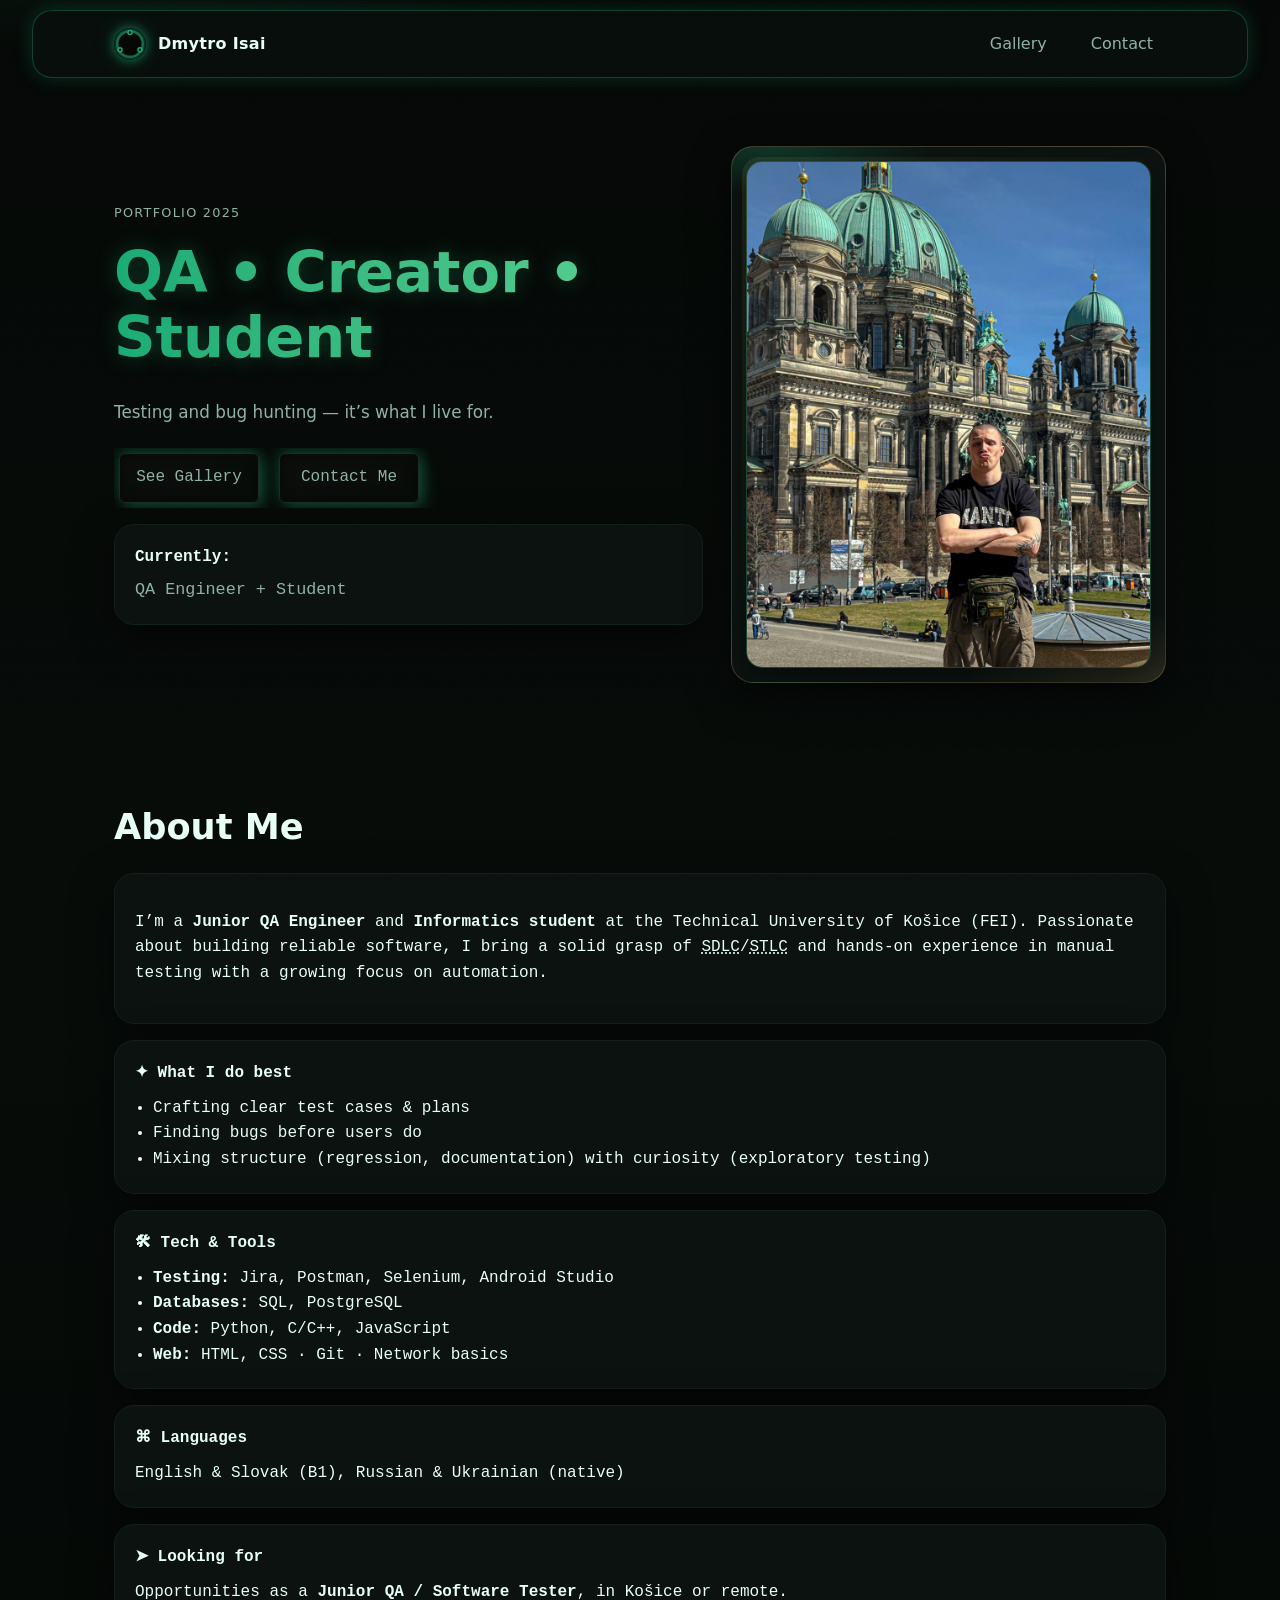
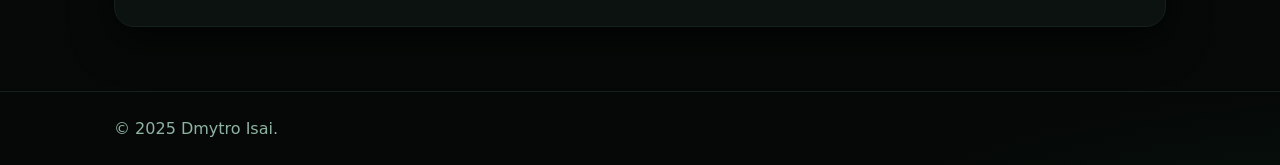
<file: Site/index.html>
<!doctype html>
<html lang="en">

<head>
  <meta charset="utf-8"/>
  <meta name="viewport" content="width=device-width,initial-scale=1"/>
  <title>Dmytro Isai — Portfolio</title>

  <link rel="stylesheet" href="style.css">

</head>
<body>
  
  <!-- Loader -->
  <div id="loader" role="status" aria-label="Loading">
    <div class="loader-box"><div class="logo-ring"></div><div class="loader-text">Initializing session…</div></div>
  </div>


  <!-- Matrix -->
  <div class="matrix" aria-hidden="true">
    <span class="stream" style="--x:2; --dur:11s; --del:-2s">ﾊｶﾈ7ｱ9ﾂ1ｵ<em>ｷ</em>8ﾒ3ｼ5ｶ7ｿ1ﾈ0ﾂ8ｺ6ｱ4ﾐ7ｸ3ﾒ5ﾂ1ﾘ8ﾑ4ﾂ3ｱ6ﾎ2ﾐ8ﾅ5ﾓ1</span>
    <span class="stream" style="--x:7; --dur:12.5s; --del:-4s">7F1C<em>A</em>0E9B3D4A7E2F5C8A1D0B6E3F2C5A7E1D9C3A6F8B2D1</span>
    <span class="stream" style="--x:12; --dur:10.5s; --del:-1.2s">ﾐ9ﾇ3ﾓ2ﾊ8<em>ﾈ</em>1ﾂ9ｵ4ﾇ6ﾊ7ﾒ4ﾓ2ﾕ5ﾗ9ﾒ3ﾊ1ｿ7ﾊ4ﾈ8</span>
    <span class="stream" style="--x:17; --dur:13.5s; --del:-3s">1011<em>01</em>0010110100101101001011010010</span>
    <span class="stream" style="--x:22; --dur:12.2s; --del:-5s">QA•TEST<em>OK</em>•FLOW•E2E•A11Y•SQL•GIT•POSTMAN•SELENIUM</span>
    <span class="stream" style="--x:28; --dur:11.8s; --del:-6.2s">ｶ3ﾒ4ｿ1ﾊ6ﾈ2<em>ｷ</em>9ﾕ4ﾗ7ﾒ2ﾓ8ﾊ3ﾇ1ﾓ9ｵ3ﾒ4ﾊ6ﾗ8</span>
    <span class="stream" style="--x:33; --dur:14.2s; --del:-2.6s">FEA1B3<em>C9</em>D4E2A7F5C6B8A1D0E9C3A6</span>
    <span class="stream" style="--x:38; --dur:10.8s; --del:-1.8s">01001<em>1</em>0011010010110100101101</span>
    <span class="stream" style="--x:44; --dur:12.8s; --del:-3.8s">ｶﾞﾗ<em>ﾒ</em>ﾕﾑﾓﾈﾂﾊｿｵﾇﾐﾆﾁｻｷ</span>
    <span class="stream" style="--x:50; --dur:11.6s; --del:-4.6s">DMYTRO<em>QA</em>•KOSICE•FEI•PY•JS•C++•SQL</span>
    <span class="stream" style="--x:56; --dur:13.4s; --del:-5.4s">ｵ5ﾇ1ﾊ8<em>ﾂ</em>4ﾒ9ﾓ2ｿ6ﾊ3ﾗ8ﾒ1ﾈ7</span>
    <span class="stream" style="--x:62; --dur:12.6s; --del:-2.4s">110010<em>10</em>011001010011</span>
    <span class="stream" style="--x:68; --dur:11.2s; --del:-6.6s"><em>QA</em>•BUG•CASE•PLAN•RUN•ASSERT•TRACE</span>
    <span class="stream" style="--x:74; --dur:14.6s; --del:-1.4s">ﾊ3ﾒ9ﾇ2ﾗ6<em>ﾈ</em>5ﾕ8ﾓ1ｵ4ﾊ7ﾒ2ﾇ9</span>
    <span class="stream" style="--x:80; --dur:12.1s; --del:-4.1s">7E2F<em>4A</em>5C8A1D0B6E3F2</span>
    <span class="stream" style="--x:86; --dur:11.9s; --del:-3.3s"><em>POST</em>•GET•200•401•JSON•SCHEMA</span>
    <span class="stream" style="--x:92; --dur:13.1s; --del:-5.9s">ｻ5ｷ2ﾔ8<em>ﾓ</em>7ﾕ3ﾒ6ﾊ1ｵ9</span>
    <span class="stream" style="--x:97; --dur:10.9s; --del:-2.9s">0101<em>01</em>00101101001</span>
  </div>


  <!-- Header -->
  <header class="header">
    <div class="container">
      <nav class="nav">
        <a class="brand" href="index.html">
          <svg class="brand-logo" viewBox="0 0 256 256" aria-hidden="true">
            <circle cx="128" cy="128" r="124" fill="currentColor" opacity=".25"/>
            <circle cx="128" cy="128" r="112" fill="currentColor" opacity=".45"/>
            <circle cx="128" cy="128" r="92" fill="var(--bg)"/>
            <g fill="currentColor">
              <circle cx="128" cy="36" r="22"/>
              <circle cx="128" cy="36" r="10" fill="var(--bg)"/>
              <circle cx="48.4" cy="174" r="22"/>
              <circle cx="48.4" cy="174" r="10" fill="var(--bg)"/>
              <circle cx="207.6" cy="174" r="22"/>
              <circle cx="207.6" cy="174" r="10" fill="var(--bg)"/>
            </g>
            <circle cx="128" cy="128" r="108" fill="none" stroke="currentColor" stroke-width="3" opacity=".35"/>
          </svg>
          <span>Dmytro Isai</span>
        </a>
        <label class="nav-btn" for="nav-toggle" aria-label="Toggle menu"><span></span></label>
        <input type="checkbox" id="nav-toggle" hidden>
        <div class="menu">
          <a href="pages/gallery.html">Gallery</a>
          <a href="pages/contact.html">Contact</a>
        </div>
      </nav>
    </div>
  </header>


  <!-- Main -->
  <main id="top">
    <section class="hero">
      <div class="container">
        <div class="grid">
          <div>
            <div class="kicker">Portfolio 2025</div>
            <h1 class="h1">QA • Creator • Student</h1>
            <p class="lead">Testing and bug hunting — it’s what I live for.</p>
            <div class="btns">
              <a class="btn" href="pages/gallery.html">See Gallery</a>
              <a class="btn" href="pages/contact.html">Contact Me</a>
            </div>
            <div class="hero-card" style="margin-top:16px">
              <strong>Currently:</strong>
              <p class="lead" style="margin:.4em 0 0">QA Engineer + Student</p>
            </div>
          </div>
          <div class="photo-wrap" aria-label="My photo">
            <img class="photo" src="pages/photo/pic2.jpg" alt="My photo">
          </div>
        </div>
      </div>
    </section>


    <!-- About-->
    <section id="about" class="section">
      <div class="container">
        <h2>About Me</h2>
    
        <div class="hero-card" style="margin-top:16px">
          <p>
            I’m a <strong>Junior QA Engineer</strong> and <strong>Informatics student</strong> at the 
            Technical University of Košice (FEI). Passionate about building reliable software, 
            I bring a solid grasp of <abbr title="Software Development Life Cycle">SDLC</abbr>/<abbr title="Software Testing Life Cycle">STLC</abbr> 
            and hands-on experience in manual testing with a growing focus on automation.
          </p>
        </div>

        <div class="hero-card" style="margin-top:16px">
          <strong>✦ What I do best</strong>
          <ul style="margin:.6em 0 0; padding-left:18px">
            <li>Crafting clear test cases &amp; plans</li>
            <li>Finding bugs before users do</li>
            <li>Mixing structure (regression, documentation) with curiosity (exploratory testing)</li>
          </ul>
        </div>

        <div class="hero-card" style="margin-top:16px">
          <strong>🛠 Tech &amp; Tools</strong>
          <ul style="margin:.6em 0 0; padding-left:18px">
            <li><b>Testing:</b> Jira, Postman, Selenium, Android Studio</li>
            <li><b>Databases:</b> SQL, PostgreSQL</li>
            <li><b>Code:</b> Python, C/C++, JavaScript</li>
            <li><b>Web:</b> HTML, CSS · Git · Network basics</li>
          </ul>
        </div>

        <div class="hero-card" style="margin-top:16px">
         <strong>⌘ Languages</strong>
          <p style="margin:.6em 0 0">English &amp; Slovak (B1), Russian &amp; Ukrainian (native)</p>
        </div>

        <div class="hero-card" style="margin-top:16px">
          <strong>➤ Looking for</strong>
          <p style="margin:.6em 0 0">Opportunities as a <b>Junior QA / Software Tester</b>, in Košice or remote.</p>
        </div>

      </div>
    </section>

  </main>
  <footer class="footer"><div class="container">© 2025 Dmytro Isai.</div></footer>

</body>
</html>
</file>
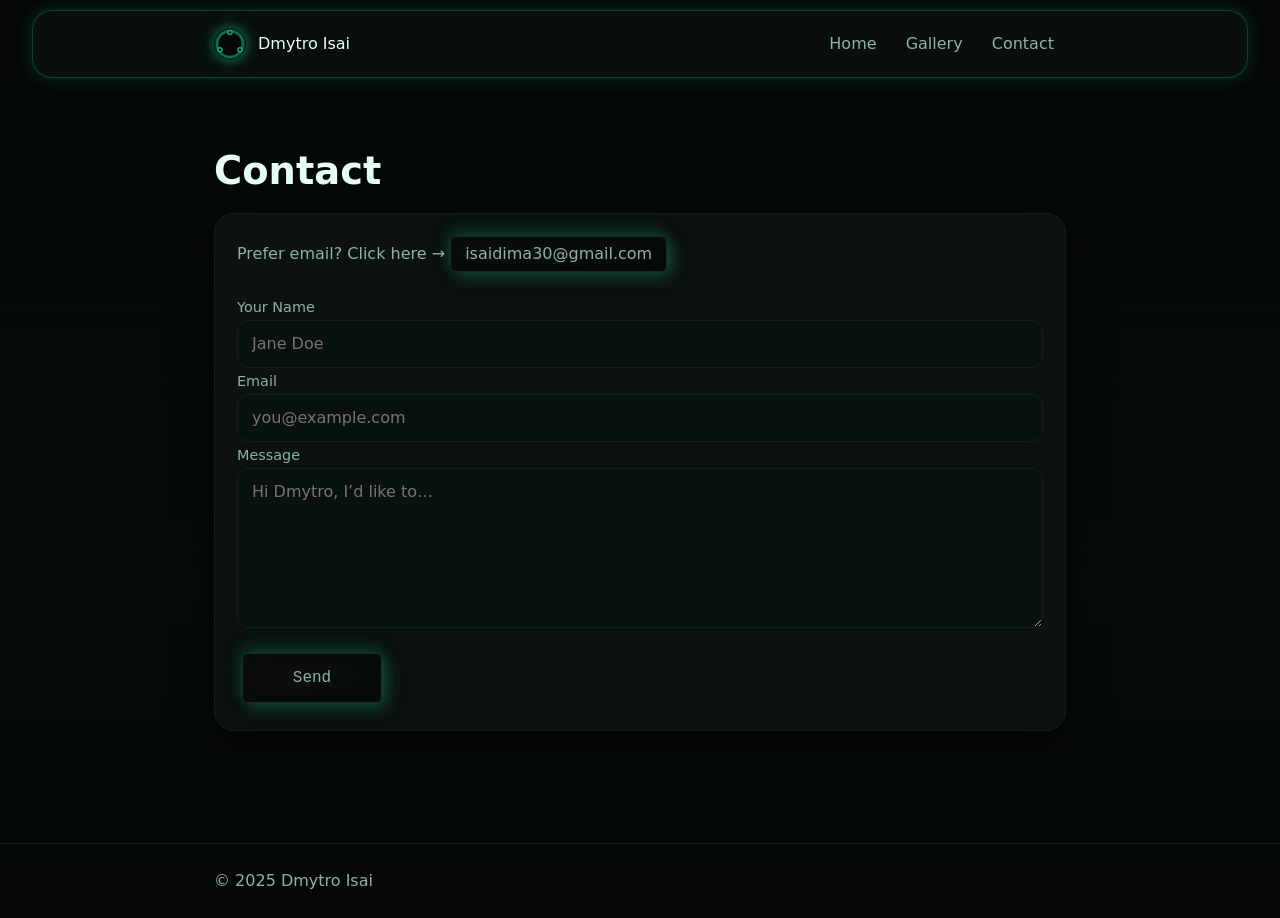
<file: Site/pages/contact.html>
<!doctype html>
<html lang="en">

<head>
  <meta charset="utf-8" />
  <meta name="viewport" content="width=device-width,initial-scale=1" />
  <title>Contact — Dmytro Isai</title>
  <style>
    :root{--bg:#050806;--bg-elev:#0a100d;--text:#e7fff5;--muted:#8fb3a3;--emerald:#19a873;--jade:#2bd899;--stroke:#13211a;--card:#0b120f;--shadow:0 14px 40px rgba(0,0,0,.55);--radius:20px;--mono:ui-monospace,SFMono-Regular,Menlo,Consolas,monospace;--sans:system-ui,-apple-system,Segoe UI,Roboto,Inter,Arial;}
    body{margin:0;color:var(--text);font:500 16px/1.6 var(--sans);background:linear-gradient(180deg,#050806 0%,#070c09 65%,#050806 100%)}
    body::after{content:"";position:fixed;inset:0;pointer-events:none;opacity:.06;background-image:repeating-linear-gradient(0deg,rgba(0,0,0,0) 0 2px,rgba(0,0,0,.4) 3px 3px)}
    *{box-sizing:border-box} html,body{height:100%} html{scroll-behavior:smooth}
    .header{position:sticky;top:10px;margin:0 auto;width:95%;border-radius:20px;backdrop-filter:blur(12px);background:rgba(10,16,13,.85);border:1px solid rgba(25,168,115,.35);box-shadow:0 0 18px rgba(25,168,115,.25);z-index:1000}
    .container{max-width:900px;margin:0 auto;padding:0 24px}
    .nav{display:flex;align-items:center;justify-content:space-between;height:66px}
    .brand{display:flex;align-items:center;gap:12px;text-decoration:none;color:var(--text)}
    .brand-logo{width:32px;height:32px;border-radius:50%;color:var(--emerald);box-shadow:0 0 10px rgba(25,168,115,.6),0 0 20px rgba(25,168,115,.35)}
    .menu a{color:var(--muted);text-decoration:none;padding:8px 12px;border-radius:10px}
    .menu a:hover{color:var(--text);background:var(--bg-elev);border:1px solid var(--stroke)}
    
    .btn, a.btn, button.btn{
      display:inline-flex; align-items:center; justify-content:center;
      height:50px; padding:0 16px; margin:5px; min-width:140px;
      font-family:Consolas,"Courier New",monospace; font-size:16px;
      color:var(--muted); text-decoration:none; cursor:pointer; transition:500ms;
      background:linear-gradient(145deg,#0d0f0d,#080c09); border:1px solid #1e2a25; border-radius:6px;
      box-shadow:-1px -5px 15px rgba(25,168,115,.25),5px 5px 15px rgba(43,216,153,.25),inset 5px 5px 10px #080c09,inset -5px -5px 10px #080c09;
    }
    .btn:hover{color:var(--text);box-shadow:0 0 14px rgba(25,168,115,.6),0 0 28px rgba(43,216,153,.4)}
    .btn:active{color:var(--text);transition:100ms;box-shadow:0 0 18px rgba(25,168,115,.8),0 0 36px rgba(43,216,153,.5)}
    .btn-email{display:inline-flex;align-items:center;justify-content:center;padding:8px 14px;min-height:36px;height:auto;min-width:unset;line-height:1;vertical-align:middle;color:var(--muted);text-decoration:none;cursor:pointer;transition:500ms;background:linear-gradient(145deg,#0d0f0d,#080c09);border:1px solid #1e2a25;border-radius:6px;box-shadow:-1px -5px 15px rgba(25,168,115,.25),5px 5px 15px rgba(43,216,153,.25),inset 5px 5px 10px #080c09,inset -5px -5px 10px #080c09}
    .btn-email:hover{color:var(--text);box-shadow:0 0 14px rgba(25,168,115,.6),0 0 28px rgba(43,216,153,.4)}

    .section{padding:72px 0}
    h1{font-size:clamp(1.8rem,4vw,2.4rem);margin:0 0 12px}
    .card{border:1px solid var(--stroke);background:var(--card);border-radius:var(--radius);box-shadow:var(--shadow);padding:22px}
    .row{display:grid;gap:14px}
    label{color:var(--muted);font-size:.9rem}
    input,textarea{width:100%;padding:12px 14px;border-radius:12px;border:1px solid var(--stroke);background:#0a120f;color:var(--text);font:500 16px/1.4 var(--sans)}
    input:focus,textarea:focus{outline:2px solid var(--emerald);outline-offset:2px}
    .footer{padding:24px 0;border-top:1px solid var(--stroke);color:var(--muted);margin-top:40px}
  </style>
</head>
<body>

  <!-- Header -->
  <header class="header">
    <div class="container">
      <nav class="nav">
        <a class="brand" href="../index.html">
          <svg class="brand-logo" viewBox="0 0 256 256" aria-hidden="true">
            <circle cx="128" cy="128" r="124" fill="currentColor" opacity=".25"/>
            <circle cx="128" cy="128" r="112" fill="currentColor" opacity=".45"/>
            <circle cx="128" cy="128" r="92" fill="var(--bg)"/>
            <g fill="currentColor">
              <circle cx="128" cy="36" r="22"/>
              <circle cx="128" cy="36" r="10" fill="var(--bg)"/>
              <circle cx="48.4" cy="174" r="22"/>
              <circle cx="48.4" cy="174" r="10" fill="var(--bg)"/>
              <circle cx="207.6" cy="174" r="22"/>
              <circle cx="207.6" cy="174" r="10" fill="var(--bg)"/>
            </g>
            <circle cx="128" cy="128" r="108" fill="none" stroke="currentColor" stroke-width="3" opacity=".35"/>
          </svg>
          <span>Dmytro Isai</span>
        </a>
        <label class="nav-btn" for="nav-toggle" aria-label="Toggle menu"><span></span></label>
        <input type="checkbox" id="nav-toggle" hidden>
        <div class="menu">
          <a href="../index.html">Home</a>
          <a href="../pages/gallery.html">Gallery</a>
          <a href="../pages/contact.html">Contact</a>
        </div>
      </nav>
    </div>
  </header>

  <!-- Contact -->
  <main>
    <section class="section">
      <div class="container">
        <h1>Contact</h1>
        <div class="card">
          <div class="row">
            <p style="margin:0 0 8px;color:var(--muted)">Prefer email? Click here → <a class="btn-email" href="mailto:isaidima30@gmail.com">isaidima30@gmail.com</a></p>
            <form action="mailto:isaidima30@gmail.com" method="post" enctype="text/plain">
              <label for="name">Your Name</label>
              <input id="name" name="Name" placeholder="Jane Doe" required>
              <label for="email">Email</label>
              <input id="email" name="Email" type="email" placeholder="you@example.com" required>
              <label for="msg">Message</label>
              <textarea id="msg" name="Message" rows="6" placeholder="Hi Dmytro, I’d like to…"></textarea>
              <div style="margin-top:12px"><button class="btn" type="submit">Send</button></div>
            </form>
          </div>
        </div>
      </div>
    </section>
  </main>

  <footer class="footer"><div class="container">© 2025 Dmytro Isai</div></footer>
</body>
</html>
</file>
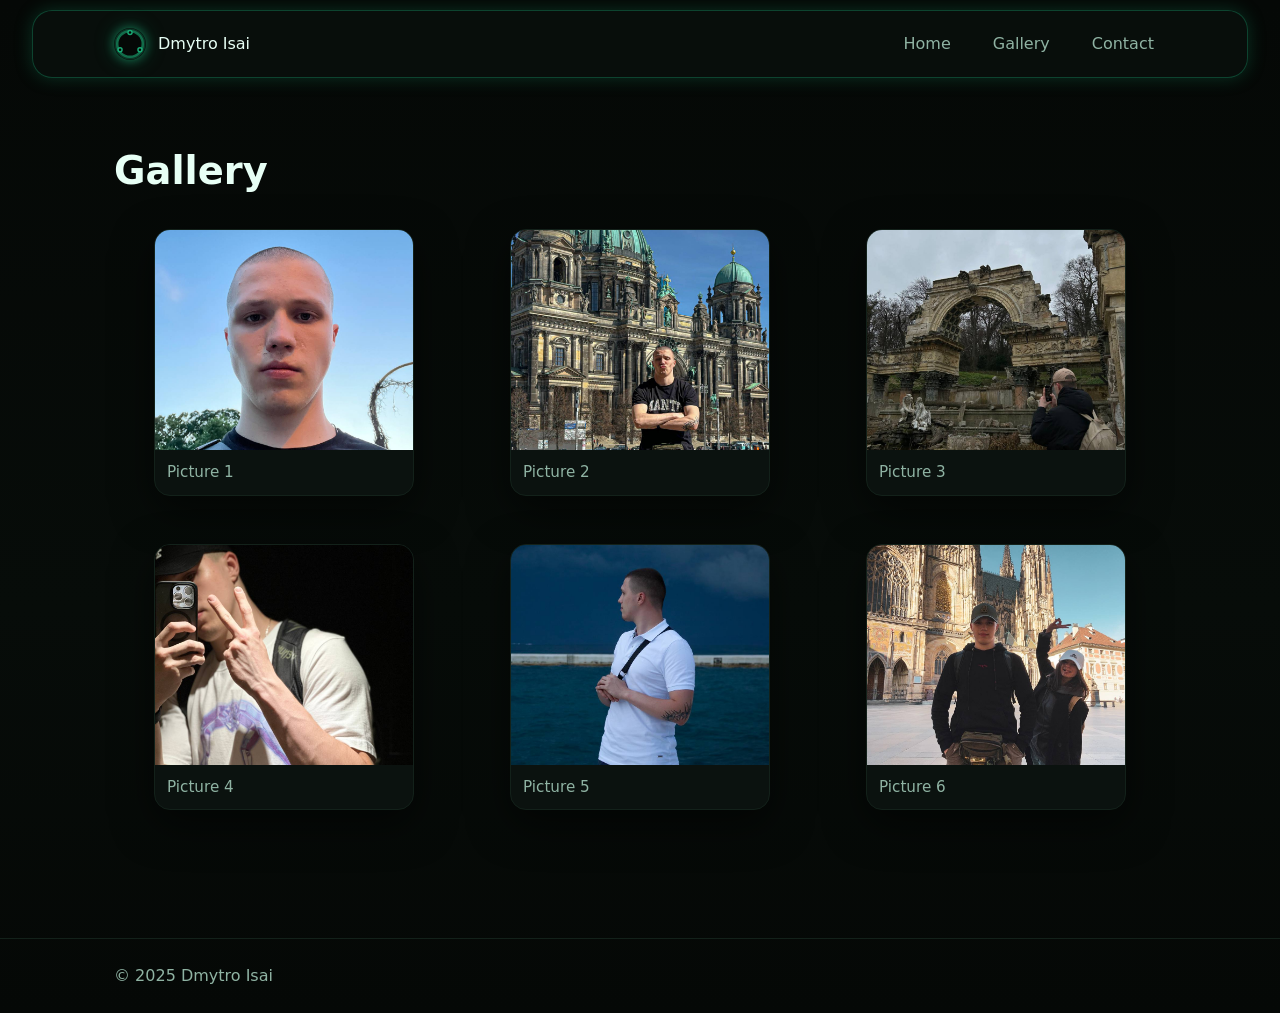
<file: Site/pages/gallery.html>
<!doctype html>
<html lang="en">
<head>
  <meta charset="utf-8"/>
  <meta name="viewport" content="width=device-width,initial-scale=1"/>
  <title>Gallery — Dmytro Isai</title>
  <style>
    :root{--bg:#050806;--bg-elev:#0a100d;--text:#e7fff5;--muted:#8fb3a3;--emerald:#19a873;--jade:#2bd899;--gold:#d7b676;--stroke:#13211a;--card:#0b120f;--shadow:0 14px 40px rgba(0,0,0,.55);--radius:20px;--sans:system-ui,-apple-system,Segoe UI,Roboto,Inter,Arial}
    *{box-sizing:border-box} html,body{min-height:100%}
    body{margin:0;color:var(--text);font:500 16px/1.6 var(--sans);background:linear-gradient(180deg,#050806 0%,#070c09 60%,#050806 100%)}
    .header{position:sticky;top:10px;margin:0 auto;width:95%;border-radius:20px;backdrop-filter:blur(12px);background:rgba(10,16,13,.85);border:1px solid rgba(25,168,115,.35);box-shadow:0 0 18px rgba(25,168,115,.25);z-index:1000}
    .container{max-width:1100px;margin:0 auto;padding:0 24px}
    .nav{display:flex;align-items:center;justify-content:space-between;height:66px}
    .brand{display:flex;align-items:center;gap:12px;text-decoration:none;color:var(--text)}
    .brand-logo{width:32px;height:32px;border-radius:50%;color:var(--emerald);box-shadow:0 0 10px rgba(25,168,115,.6),0 0 20px rgba(25,168,115,.35)}
    .menu{display:flex;gap:18px}
    .menu a{color:var(--muted);text-decoration:none;padding:8px 12px;border-radius:10px}
    .menu a:hover{color:var(--text);background:var(--bg-elev);border:1px solid var(--stroke)}
    .menu a.active{color:var(--text);border:1px solid rgba(25,168,115,.35);background:rgba(25,168,115,.06)}
    .section{padding:72px 0}
    h1{font-size:clamp(1.8rem,4vw,2.4rem);margin:0 0 12px}
    .grid{display:grid;gap:16px;grid-template-columns:repeat(12,1fr)}
    .card{grid-column:span 4;border:1px solid var(--stroke);border-radius:16px;background:var(--card);box-shadow:var(--shadow);overflow:hidden}
    .card img{display:block;width:100%;height:220px;object-fit:cover;transition:transform .35s ease}
    .card:hover img{transform:scale(1.03)}
    .card p{margin:10px 12px;color:var(--muted);font-size:.95rem}
    @media(max-width:900px){.card{grid-column:span 6}}
    @media(max-width:640px){.card{grid-column:span 12}}
    .footer{padding:24px 0;border-top:1px solid var(--stroke);color:var(--muted);margin-top:40px}
  </style>
</head>
<body>

  <!-- Header -->
  <header class="header">
    <div class="container">
      <nav class="nav">
        <a class="brand" href="../index.html">
          <svg class="brand-logo" viewBox="0 0 256 256" aria-hidden="true">
            <circle cx="128" cy="128" r="124" fill="currentColor" opacity=".25"/>
            <circle cx="128" cy="128" r="112" fill="currentColor" opacity=".45"/>
            <circle cx="128" cy="128" r="92" fill="var(--bg)"/>
            <g fill="currentColor">
              <circle cx="128" cy="36" r="22"/>
              <circle cx="128" cy="36" r="10" fill="var(--bg)"/>
              <circle cx="48.4" cy="174" r="22"/>
              <circle cx="48.4" cy="174" r="10" fill="var(--bg)"/>
              <circle cx="207.6" cy="174" r="22"/>
              <circle cx="207.6" cy="174" r="10" fill="var(--bg)"/>
            </g>
            <circle cx="128" cy="128" r="108" fill="none" stroke="currentColor" stroke-width="3" opacity=".35"/>
          </svg>
          <span>Dmytro Isai</span>
        </a>
        <label class="nav-btn" for="nav-toggle" aria-label="Toggle menu"><span></span></label>
        <input type="checkbox" id="nav-toggle" hidden>
        <div class="menu">
          <a href="../index.html">Home</a>
          <a href="../pages/gallery.html">Gallery</a>
          <a href="../pages/contact.html">Contact</a>
        </div>
      </nav>
    </div>
  </header>

  <!-- Gallery -->
  <main>
    <section class="section">
      <div class="container">
        <h1>Gallery</h1>
        <div class="grid">
          <figure class="card"><img src="../pages/photo/pic1.jpg" alt="Picture 1"><p>Picture 1</p></figure>
          <figure class="card"><img src="../pages/photo/pic2.jpg" alt="Picture 2"><p>Picture 2</p></figure>
          <figure class="card"><img src="../pages/photo/pic3.jpg" alt="Picture 3"><p>Picture 3</p></figure>
          <figure class="card"><img src="../pages/photo/pic4.jpg" alt="Picture 4"><p>Picture 4</p></figure>
          <figure class="card"><img src="../pages/photo/pic5.jpg" alt="Picture 5"><p>Picture 5</p></figure>
          <figure class="card"><img src="../pages/photo/pic6.jpg" alt="Picture 6"><p>Picture 6</p></figure>
        </div>
      </div>
    </section>
  </main>

  <footer class="footer"><div class="container">© 2025 Dmytro Isai</div></footer>
</body>
</html>
</file>
<file: Site/style.css>
:root{--bg:#050806;--bg-elev:#0a100d;--text:#e7fff5;--muted:#8fb3a3;--emerald:#19a873;--jade:#2bd899;--gold:#d7b676;--stroke:#13211a;--card:#0b120f;--shadow:0 14px 40px rgba(0,0,0,.55);--radius:20px;--mono:ui-monospace,SFMono-Regular,Menlo,Consolas,"Liberation Mono",monospace;--sans:system-ui,-apple-system,Segoe UI,Roboto,Inter,Arial,"Noto Sans";}
    *{box-sizing:border-box} html,body{min-height:100%} html{scroll-behavior:smooth}
    body{margin:0;color:var(--text);font:500 16px/1.6 var(--sans);background:
    radial-gradient(1100px 360px at 8% -6%, rgba(43,216,153,.10), transparent 45%),
    radial-gradient(1200px 360px at 110% 106%, rgba(25,168,115,.10), transparent 50%),
    linear-gradient(180deg,#050806 0%,#070c09 55%,#050806 100%);}
    body::before,body::after{content:"";position:fixed;inset:0;pointer-events:none;z-index:1}
    body::before{opacity:.05;mix-blend-mode:overlay;background-image:url("data:image/svg+xml;utf8,<svg xmlns='http://www.w3.org/2000/svg' width='260' height='260'><filter id='n'><feTurbulence type='fractalNoise' baseFrequency='0.8' numOctaves='2' stitchTiles='stitch'/><feColorMatrix type='saturate' values='0'/><feComponentTransfer><feFuncA type='table' tableValues='0 0.6'/></feComponentTransfer></filter><rect width='100%25' height='100%25' filter='url(%23n)'/></svg>");background-size:260px 260px}
    body::after{opacity:.06;background-image:repeating-linear-gradient(0deg,rgba(0,0,0,0) 0 2px,rgba(0,0,0,.4) 3px 3px)}
    #loader{position:fixed;inset:0;display:grid;place-items:center;background:#050806;z-index:9999;animation:loader-hide .9s .9s forwards ease-out}
    @keyframes loader-hide{to{opacity:0;visibility:hidden}}
    .loader-box{display:grid;place-items:center;gap:16px;padding:28px 36px;border-radius:20px;background:linear-gradient(180deg,var(--bg-elev),var(--card));border:1px solid rgba(215,182,118,.22);box-shadow:var(--shadow)}
    .logo-ring{width:58px;height:58px;border-radius:50%;border:3px solid rgba(25,168,115,.35);border-top-color:var(--emerald);border-right-color:var(--jade);animation:spin 1s linear infinite;box-shadow:0 0 0 3px rgba(215,182,118,.08),inset 0 0 16px rgba(25,168,115,.25)}
    @keyframes spin{to{transform:rotate(360deg)}} .loader-text{letter-spacing:.1em;text-transform:uppercase;color:var(--muted);font-size:.78rem}
    
    .header{position:sticky;top:10px;margin:0 auto;width:95%;border-radius:20px;backdrop-filter:blur(12px);background:rgba(10,16,13,.85);border:1px solid rgba(25,168,115,.35);box-shadow:0 0 18px rgba(25,168,115,.25);z-index:1000}
    .container{max-width:1100px;margin:0 auto;padding:0 24px}
    .nav{display:flex;align-items:center;justify-content:space-between;height:66px}
    .brand{display:flex;align-items:center;gap:12px;text-decoration:none;color:var(--text)}
    .brand-logo{width:32px;height:32px;border-radius:50%;color:var(--emerald);box-shadow:0 0 10px rgba(25,168,115,.6),0 0 20px rgba(25,168,115,.35)}
    .brand span{font-weight:800;letter-spacing:.02em}
    #nav-toggle{display:none}
    .menu{display:flex;gap:18px;align-items:center}
    .menu a{color:var(--muted);text-decoration:none;padding:8px 12px;border-radius:10px;border:1px solid transparent}
    .menu a:hover{color:var(--text);background:var(--bg-elev);border-color:var(--stroke)}
    .nav-btn{display:none;cursor:pointer;padding:10px;border-radius:10px}
    .nav-btn span,.nav-btn::before,.nav-btn::after{display:block;width:24px;height:2px;background:var(--text);border-radius:1px;content:""} .nav-btn span{margin:6px 0}
    @media(max-width:860px){.nav-btn{display:block}.menu{position:fixed;inset:auto 0 0 0;top:66px;background:var(--bg-elev);border-top:1px solid var(--stroke);box-shadow:var(--shadow);display:grid;gap:6px;padding:14px;transform:translateY(8px);opacity:0;pointer-events:none;transition:.2s ease}#nav-toggle:checked~.menu{transform:none;opacity:1;pointer-events:auto}}
    
    main{position:relative;z-index:2}
    .hero{padding:78px 0 52px}
    .hero .grid{display:grid;grid-template-columns:1.15fr .85fr;gap:28px;align-items:center}
    @media(max-width:960px){.hero .grid{grid-template-columns:1fr}}
    .kicker{color:var(--muted);text-transform:uppercase;letter-spacing:.1em;font-size:.8rem}
    .h1{font-size:clamp(2.1rem,4.5vw,3.6rem);line-height:1.12;margin:.3em 0 .5em;font-weight:900;background:linear-gradient(90deg,var(--emerald),color-mix(in oklab,var(--gold) 16%,var(--jade)));-webkit-background-clip:text;background-clip:text;color:transparent;text-shadow:0 0 22px rgba(43,216,153,.25)}
    .lead{color:var(--muted);font-size:1.05rem}
    .btns{display:flex;flex-wrap:nowrap;gap:10px;margin-top:22px;overflow:auto;}
    
    .btn, a.btn, button.btn{
      display:inline-flex; align-items:center; justify-content:center;
      height:50px; padding:0 16px; margin:5px; min-width:140px;
      font-family:Consolas,"Courier New",monospace; font-size:16px;
      color:var(--muted); text-decoration:none; cursor:pointer; transition:500ms;
      background:linear-gradient(145deg,#0d0f0d,#080c09); border:1px solid #1e2a25; border-radius:6px;
      box-shadow:-1px -5px 15px rgba(25,168,115,.25),5px 5px 15px rgba(43,216,153,.25),inset 5px 5px 10px #080c09,inset -5px -5px 10px #080c09;
    }
    
    .btn:hover{box-shadow:0 0 14px rgba(25,168,115,.6),0 0 28px rgba(43,216,153,.4);color:var(--text)}
    .btn:active{box-shadow:0 0 18px rgba(25,168,115,.8),0 0 36px rgba(43,216,153,.5);color:var(--text);transition:100ms}
    .btn.primary{border-color:var(--emerald);background:linear-gradient(145deg,#0d0f0d,#0a120f);box-shadow:0 0 16px rgba(215,182,118,.25),inset 0 0 8px rgba(25,168,115,.35)}
    
    .hero-card{border:1px solid var(--stroke);border-radius:var(--radius);padding:20px;background:var(--card);box-shadow:var(--shadow);font-family:var(--mono)}
    .photo-wrap{position:relative;display:grid;place-items:center;border-radius:22px;padding:14px;background:radial-gradient(400px 120px at 10% 0%,rgba(25,168,115,.25),transparent 40%),radial-gradient(400px 140px at 100% 100%,rgba(215,182,118,.15),transparent 50%),var(--card);border:1px solid rgba(215,182,118,.25);box-shadow:var(--shadow)}
    .photo-wrap::after{content:"";position:absolute;inset:10px;border-radius:18px;pointer-events:none;background:linear-gradient(135deg,rgba(215,182,118,.10),transparent 50%)}
    .photo{width:100%;aspect-ratio:4/5;object-fit:cover;border-radius:16px;filter:saturate(1.05) contrast(1.02);box-shadow:0 10px 24px rgba(0,0,0,.35);border:1px solid color-mix(in oklab,var(--emerald) 30%,var(--stroke))}
    
    .section{padding:64px 0}.section h2{font-size:clamp(1.6rem,3.2vw,2.2rem);margin:0 0 18px}.section p.desc{color:var(--muted);margin:0 0 22px}
    .footer{padding:24px 0;border-top:1px solid var(--stroke);color:var(--muted)}
    a{text-underline-offset:3px} a:focus-visible,.btn:focus-visible{outline:2px solid var(--emerald);outline-offset:3px;border-radius:12px}
    
    .matrix{position:fixed;inset:0;z-index:0;pointer-events:none;overflow:hidden;-webkit-mask-image:linear-gradient(#0000,#000 15%,#000 85%,#0000);mask-image:linear-gradient(#0000,#000 15%,#000 85%,#0000)}
    .stream{position:absolute;top:-120vh;left:calc(var(--x)*1vw);font:600 16px/1 var(--mono);color:rgba(43,216,153,.9);text-shadow:0 0 8px rgba(43,216,153,.7),0 0 22px rgba(43,216,153,.35);white-space:nowrap;writing-mode:vertical-rl;text-orientation:upright;letter-spacing:2px;animation:fall var(--dur) linear infinite;animation-delay:var(--del);opacity:.85}
    .stream em{color:#eafff5;text-shadow:0 0 12px rgba(255,255,255,.6),0 0 24px rgba(43,216,153,.6);font-style:normal}
    @keyframes fall{to{transform:translateY(240vh)}}
</file>
